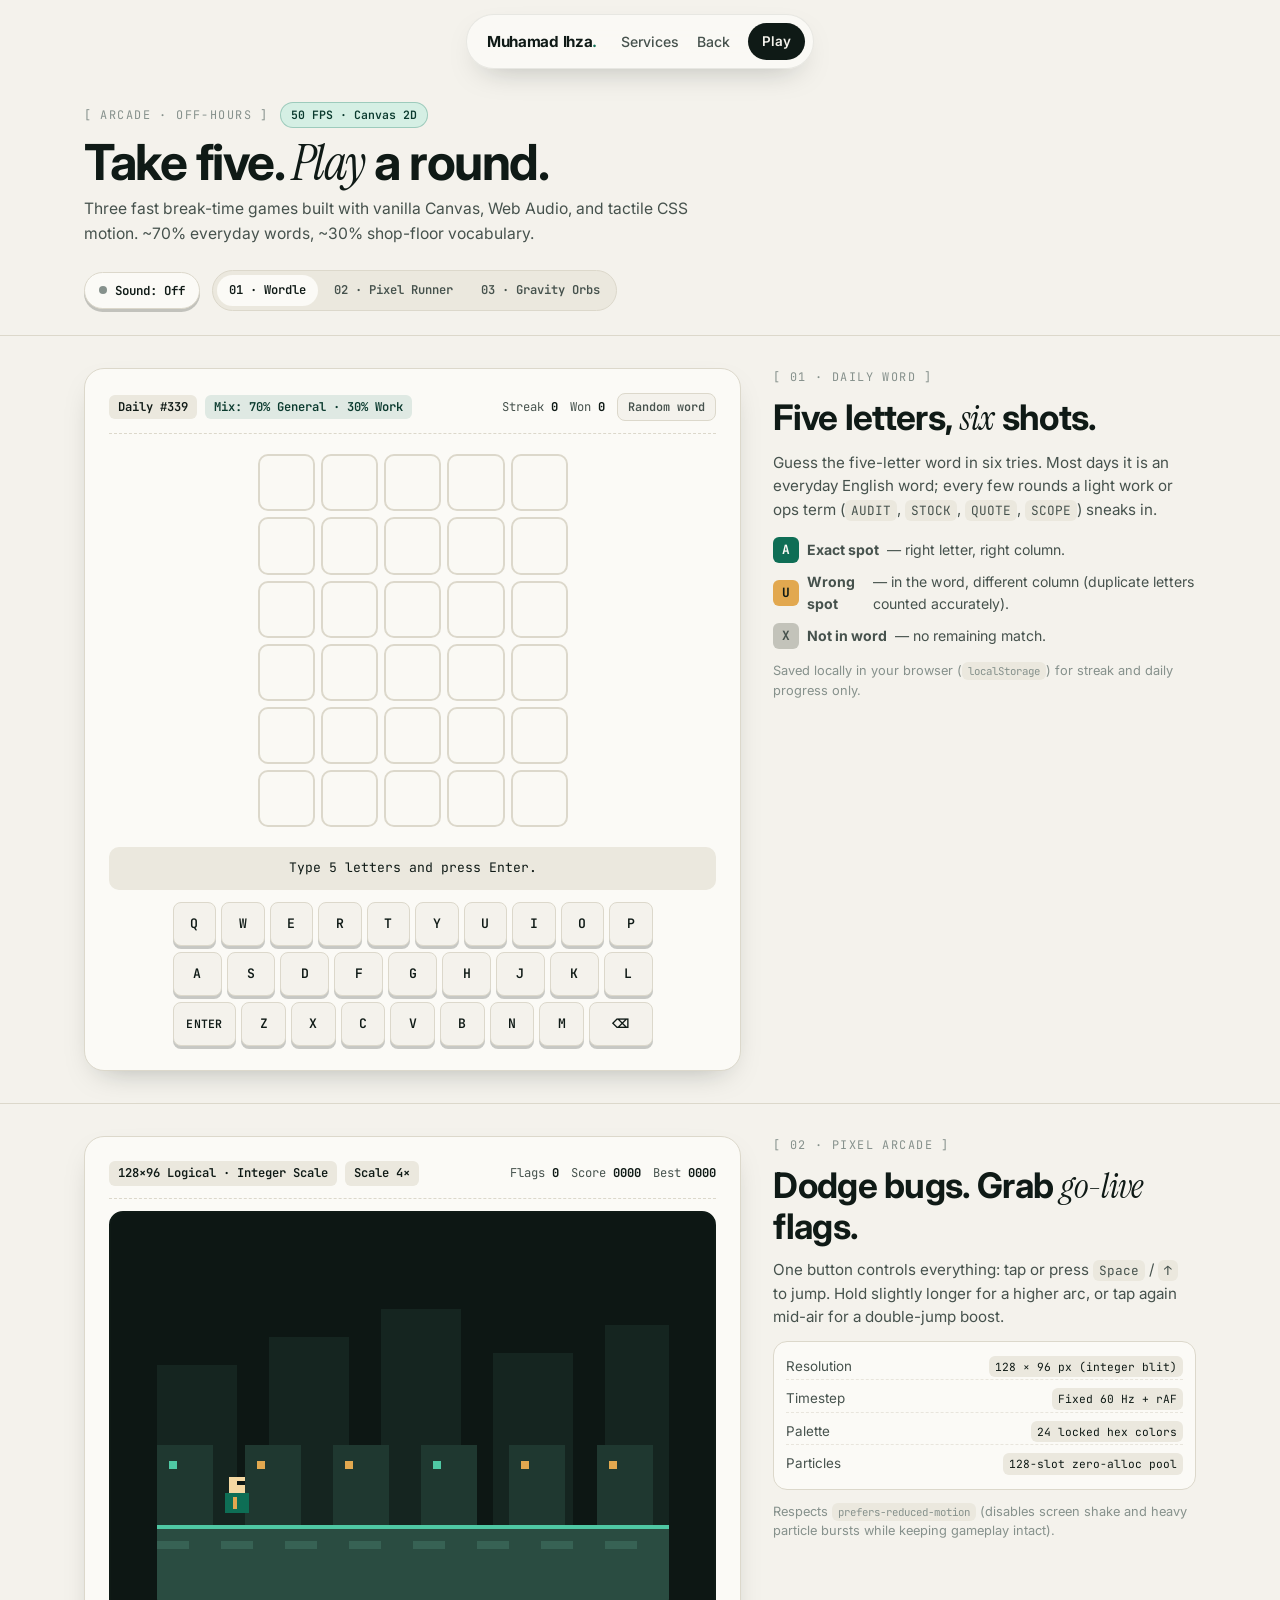
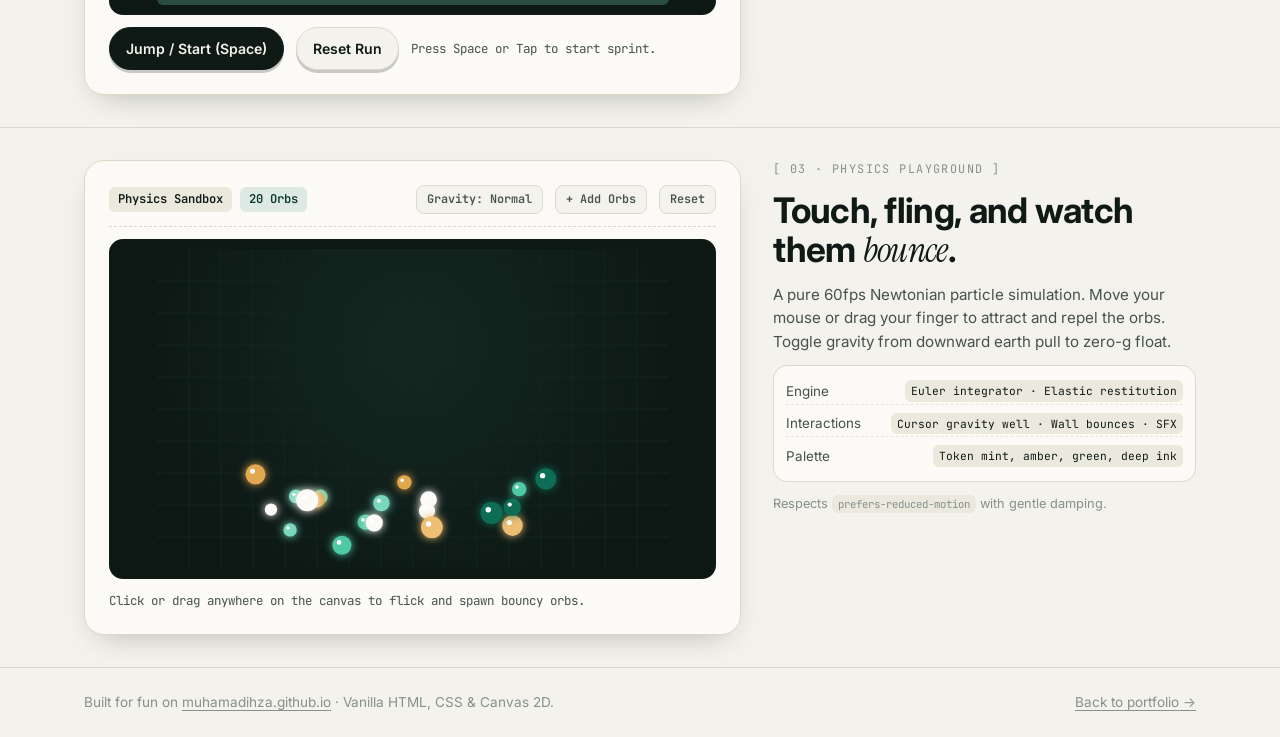
<file: play.html>
<!doctype html>
<html lang="en">
<head>
<meta charset="utf-8">
<meta name="viewport" content="width=device-width,initial-scale=1,viewport-fit=cover">
<title>Play · Mini Arcade — Muhamad Ihza</title>
<meta name="description" content="Break-time games on Muhamad Ihza's portfolio: 5-letter daily word puzzle, 1-button pixel-art sprint runner, and interactive gravity orbs sandbox.">
<meta name="theme-color" content="#f4f2ec">
<link rel="preconnect" href="https://fonts.googleapis.com">
<link rel="preconnect" href="https://fonts.gstatic.com" crossorigin>
<link rel="stylesheet" href="https://fonts.googleapis.com/css2?family=Inter:wght@400;500;600;700;800&family=Instrument+Serif:ital@0;1&family=JetBrains+Mono:wght@400;500;600;700&display=swap">
<link rel="stylesheet" href="play.css">
</head>
<body>

<header class="nav">
  <a class="brand" href="index.html">Muhamad Ihza<span>.</span></a>
  <nav aria-label="Main">
    <a href="index.html#services" class="hide-sm">Services</a>
    <a href="index.html">Back</a>
    <a href="#top" class="nav-cta" aria-current="page">Play</a>
  </nav>
</header>

<main id="top">
  <section class="intro">
    <div class="wrap intro-bar">
      <div class="intro-copy">
        <div class="meta-row">
          <span class="label">Arcade · Off-hours</span>
          <span class="badge-live" id="fps-badge" title="Real-time fixed-step loop monitor">60 FPS · Canvas 2D</span>
        </div>
        <h1>Take five. <em>Play</em> a round.</h1>
        <p class="sub">Three fast break-time games built with vanilla Canvas, Web Audio, and tactile CSS motion. ~70% everyday words, ~30% shop-floor vocabulary.</p>
      </div>
      <div class="intro-controls">
        <button type="button" class="pill-btn" id="sound-toggle" aria-pressed="false" title="Toggle synthesized Web Audio sound effects">
          <span class="dot" aria-hidden="true"></span>
          <span id="sound-label">Sound: Off</span>
        </button>
        <div class="mode-switch" role="tablist" aria-label="Jump to game">
          <a class="chip active" href="#word-section">01 · Wordle</a>
          <a class="chip" href="#runner-section">02 · Pixel Runner</a>
          <a class="chip" href="#orbs-section">03 · Gravity Orbs</a>
        </div>
      </div>
    </div>
  </section>

  <!-- GAME 01: 5-LETTER WORD PUZZLE -->
  <section class="arcade-sec" id="word-section" aria-labelledby="word-title">
    <div class="wrap arcade-grid">
      <div class="cabinet" id="word-cabinet">
        <div class="cab-head">
          <div class="cab-title-group">
            <span class="cab-tag" id="word-mode-badge">Daily #1</span>
            <span class="cab-tag tag-cat" id="word-cat-hint" title="Word bank mix: ~70% general, ~30% work/ERP">Mix: 70% General · 30% Work</span>
          </div>
          <div class="cab-stats" aria-label="Word game statistics">
            <span>Streak <strong id="word-streak">0</strong></span>
            <span>Won <strong id="word-won">0</strong></span>
            <button type="button" class="btn-sm" id="word-random-btn">Random word</button>
            <button type="button" class="btn-sm" id="word-daily-btn" hidden>Back to Daily</button>
          </div>
        </div>

        <div class="board-stage" id="word-stage">
          <canvas class="fx-canvas" id="word-fx-canvas" aria-hidden="true"></canvas>
          <div class="word-board" id="word-board" role="grid" aria-label="5-letter word puzzle board, 6 rows of 5 tiles"></div>
        </div>

        <div class="word-banner" id="word-banner" role="status" aria-live="polite">
          Type 5 letters and press Enter.
        </div>

        <div class="kb" id="word-kb" role="group" aria-label="On-screen keyboard"></div>
      </div>

      <aside class="arcade-side">
        <span class="label">01 · Daily Word</span>
        <h2 id="word-title">Five letters, <em>six</em> shots.</h2>
        <p>Guess the five-letter word in six tries. Most days it is an everyday English word; every few rounds a light work or ops term (<code>AUDIT</code>, <code>STOCK</code>, <code>QUOTE</code>, <code>SCOPE</code>) sneaks in.</p>
        <ul class="legend" aria-label="Tile color guide">
          <li><span class="sw sw-correct">A</span> <strong>Exact spot</strong> — right letter, right column.</li>
          <li><span class="sw sw-present">U</span> <strong>Wrong spot</strong> — in the word, different column (duplicate letters counted accurately).</li>
          <li><span class="sw sw-absent">X</span> <strong>Not in word</strong> — no remaining match.</li>
        </ul>
        <p class="side-note">Saved locally in your browser (<code>localStorage</code>) for streak and daily progress only.</p>
      </aside>
    </div>
  </section>

  <!-- GAME 02: PIXEL ARCADE RUNNER -->
  <section class="arcade-sec" id="runner-section" aria-labelledby="runner-title">
    <div class="wrap arcade-grid">
      <div class="cabinet" id="runner-cabinet">
        <div class="cab-head">
          <div class="cab-title-group">
            <span class="cab-tag">128×96 Logical · Integer Scale</span>
            <span class="cab-tag" id="runner-scale-tag">Scale 4×</span>
          </div>
          <div class="cab-stats" aria-label="Runner scores">
            <span>Flags <strong id="runner-flags">0</strong></span>
            <span>Score <strong id="runner-score">0000</strong></span>
            <span>Best <strong id="runner-best">0000</strong></span>
          </div>
        </div>

        <div class="pixel-viewport" id="runner-viewport">
          <canvas id="runner-canvas" width="512" height="384" tabindex="0" role="application" aria-label="Sprint Runner pixel game. Press Space, Up Arrow, or tap to jump over bugs and collect Go-Live flags."></canvas>
        </div>

        <div class="runner-bar">
          <button type="button" class="btn primary" id="runner-action-btn">Jump / Start (Space)</button>
          <button type="button" class="btn" id="runner-restart-btn">Reset Run</button>
          <span class="runner-status" id="runner-status" aria-live="polite">Press Space or Tap canvas to launch sprint.</span>
        </div>
      </div>

      <aside class="arcade-side">
        <span class="label">02 · Pixel Arcade</span>
        <h2 id="runner-title">Dodge bugs. Grab <em>go-live</em> flags.</h2>
        <p>One button controls everything: tap or press <code>Space</code> / <code>↑</code> to jump. Hold slightly longer for a higher arc, or tap again mid-air for a double-jump boost.</p>
        <div class="spec-box">
          <div class="spec-row"><span>Resolution</span><code>128 × 96 px (integer blit)</code></div>
          <div class="spec-row"><span>Timestep</span><code>Fixed 60 Hz + rAF</code></div>
          <div class="spec-row"><span>Palette</span><code>24 locked hex colors</code></div>
          <div class="spec-row"><span>Particles</span><code>128-slot zero-alloc pool</code></div>
        </div>
        <p class="side-note">Respects <code>prefers-reduced-motion</code> (disables screen shake and heavy particle bursts while keeping gameplay intact).</p>
      </aside>
    </div>
  </section>

  <!-- GAME 03: GRAVITY ORBS -->
  <section class="arcade-sec" id="orbs-section" aria-labelledby="orbs-title">
    <div class="wrap arcade-grid">
      <div class="cabinet" id="orbs-cabinet">
        <div class="cab-head">
          <div class="cab-title-group">
            <span class="cab-tag">Physics Sandbox</span>
            <span class="cab-tag tag-cat" id="orbs-count-badge">24 Orbs</span>
          </div>
          <div class="cab-stats" aria-label="Orbs controls">
            <button type="button" class="btn-sm" id="orbs-gravity-btn">Gravity: Normal</button>
            <button type="button" class="btn-sm" id="orbs-spawn-btn">+ Add Orbs</button>
            <button type="button" class="btn-sm" id="orbs-clear-btn">Reset</button>
          </div>
        </div>

        <div class="pixel-viewport orbs-viewport" id="orbs-viewport">
          <canvas id="orbs-canvas" width="512" height="320" tabindex="0" role="application" aria-label="Gravity Orbs physics playground. Click or tap to launch bouncing orbs with interactive gravity."></canvas>
        </div>

        <div class="runner-bar">
          <span class="runner-status" id="orbs-status" aria-live="polite">Click or drag anywhere on the canvas to flick and spawn bouncy orbs.</span>
        </div>
      </div>

      <aside class="arcade-side">
        <span class="label">03 · Physics Playground</span>
        <h2 id="orbs-title">Touch, fling, and watch them <em>bounce</em>.</h2>
        <p>A pure 60fps Newtonian particle simulation. Move your mouse or drag your finger to attract and repel the orbs. Toggle gravity from downward earth pull to zero-g float.</p>
        <div class="spec-box">
          <div class="spec-row"><span>Engine</span><code>Euler integrator · Elastic restitution</code></div>
          <div class="spec-row"><span>Interactions</span><code>Cursor gravity well · Wall bounces · SFX</code></div>
          <div class="spec-row"><span>Palette</span><code>Token mint, amber, green, deep ink</code></div>
        </div>
        <p class="side-note">Respects <code>prefers-reduced-motion</code> with gentle damping.</p>
      </aside>
    </div>
  </section>
</main>

<footer>
  <div class="wrap footer-row">
    <span>Built for fun on <a href="index.html">muhamadihza.github.io</a> · Vanilla HTML, CSS &amp; Canvas 2D.</span>
    <a href="index.html#contact">Back to portfolio →</a>
  </div>
</footer>

<script src="play-audio.js"></script>
<script src="play-wordle.js"></script>
<script src="play-runner.js"></script>
<script src="play-orbs.js"></script>
<script src="play.js"></script>
</body>
</html>
</file>
<file: play.css>
/* play.css — Arcade v2 foundation styles for play.html.
   Design tokens copied from index.html :root and extended with tactile arcade surface tokens. */
:root{
  --bg:#f4f2ec; --bg2:#ebe8de; --card:#fbfaf6; --ink:#0f1a16; --ink2:#46524d; --ink3:#86918c; --line:#dcd8cb;
  --green:#0e6e55; --deep:#0a3a2e; --mint:#4fc8a4; --amber:#e2a84f;
  --font:"Inter",system-ui,-apple-system,"Segoe UI",sans-serif;
  --serif:"Instrument Serif","Times New Roman",serif;
  --mono:"JetBrains Mono",ui-monospace,Menlo,Consolas,monospace;
  --s1:4px; --s2:8px; --s3:12px; --s4:16px; --s5:24px; --s6:32px;
  --r-input:10px; --r-card:20px; --r-pill:999px;
  --ease:cubic-bezier(.2,.7,.2,1);
  --ease-spring:cubic-bezier(.22,1.35,.36,1);
  --shadow-card:0 12px 32px -16px color-mix(in srgb,var(--ink) 35%,transparent);
  --shadow-key:0 3px 0 color-mix(in srgb,var(--ink) 22%,transparent);
  --mint-soft:color-mix(in srgb,var(--mint) 22%,var(--card));
  --amber-soft:color-mix(in srgb,var(--amber) 24%,var(--card));
  --green-soft:color-mix(in srgb,var(--green) 12%,var(--card));
  --absent-bg:color-mix(in srgb,var(--ink) 18%,var(--bg2));
  --absent-ink:var(--ink2);
  --tile-empty:color-mix(in srgb,var(--card) 92%,var(--bg2));
  --cab-dark:#0d1714;
}
*{box-sizing:border-box}
html{scroll-behavior:smooth;scroll-padding-top:84px;-webkit-text-size-adjust:100%}
html,body{overflow-x:clip}
body{margin:0;background:var(--bg);color:var(--ink);font-family:var(--font);font-size:16px;line-height:1.55;-webkit-font-smoothing:antialiased}
h1,h2,h3,p,ol,ul{margin:0;padding:0}
ol,ul{list-style:none}
a{color:inherit}
button{font:inherit;color:inherit;cursor:pointer}
[hidden]{display:none!important}
:focus-visible{outline:2px solid var(--green);outline-offset:3px;border-radius:6px}
em{font-family:var(--serif);font-style:italic;font-weight:400}
code{font-family:var(--mono);font-size:.84em;background:var(--bg2);padding:2px 6px;border-radius:6px}
.wrap{max-width:1160px;margin:0 auto;padding-inline:var(--s5)}
.label{font-family:var(--mono);font-size:.74rem;letter-spacing:.12em;text-transform:uppercase;color:var(--ink3);display:inline-flex;gap:var(--s2)}
.label::before{content:"["}.label::after{content:"]"}
.mono{font-family:var(--mono)}

/* nav pill (matches index.html) */
.nav{position:fixed;top:14px;left:50%;transform:translateX(-50%);z-index:30;display:flex;align-items:center;gap:24px;padding:var(--s2) var(--s2) var(--s2) 20px;border-radius:var(--r-pill);
  background:color-mix(in srgb,var(--card) 88%,transparent);backdrop-filter:saturate(180%) blur(14px);-webkit-backdrop-filter:saturate(180%) blur(14px);
  border:1px solid color-mix(in srgb,var(--ink) 8%,transparent);box-shadow:var(--shadow-card);max-width:calc(100vw - 24px)}
.brand{font-weight:700;text-decoration:none;font-size:.95rem;letter-spacing:-.02em;white-space:nowrap}
.brand span{color:var(--green)}
.nav nav{display:flex;align-items:center;gap:18px}
.nav nav a{text-decoration:none;color:var(--ink2);font-size:.88rem;font-weight:500;white-space:nowrap}
.nav nav a:hover{color:var(--ink)}
.nav .nav-cta{background:var(--ink);color:var(--bg);padding:8px 14px;border-radius:var(--r-pill);font-weight:600;font-size:.84rem}
.nav .nav-cta:hover{background:var(--green);color:var(--card)}

/* Intro header */
.intro{padding-top:102px;padding-bottom:var(--s5);border-bottom:1px solid var(--line)}
.intro-bar{display:flex;flex-wrap:wrap;align-items:flex-end;justify-content:space-between;gap:var(--s5)}
.intro-copy{max-width:640px}
.meta-row{display:flex;flex-wrap:wrap;align-items:center;gap:var(--s3);margin-bottom:var(--s2)}
.badge-live{font-family:var(--mono);font-size:.72rem;font-weight:600;color:var(--deep);background:var(--mint-soft);border:1px solid color-mix(in srgb,var(--green) 28%,transparent);padding:3px 10px;border-radius:var(--r-pill)}
.intro h1{font-size:clamp(2rem,4.2vw,3.1rem);line-height:1.06;letter-spacing:-.03em;margin-bottom:var(--s2)}
.intro .sub{color:var(--ink2);font-size:.98rem}
.intro-controls{display:flex;flex-wrap:wrap;align-items:center;gap:var(--s3)}

.pill-btn{display:inline-flex;align-items:center;gap:var(--s2);padding:8px 14px;border-radius:var(--r-pill);border:1px solid var(--line);background:var(--card);font-family:var(--mono);font-size:.78rem;font-weight:600;box-shadow:var(--shadow-key);transition:transform .12s var(--ease),background .15s var(--ease)}
.pill-btn:active{transform:translateY(2px)}
.pill-btn .dot{width:8px;height:8px;border-radius:50%;background:var(--ink3);transition:background .15s var(--ease),box-shadow .15s var(--ease)}
.pill-btn[aria-pressed="true"]{border-color:var(--green);background:var(--mint-soft);color:var(--deep)}
.pill-btn[aria-pressed="true"] .dot{background:var(--green);box-shadow:0 0 0 3px color-mix(in srgb,var(--mint) 45%,transparent)}

.mode-switch{display:inline-flex;background:var(--bg2);padding:4px;border-radius:var(--r-pill);border:1px solid var(--line);gap:4px}
.chip{text-decoration:none;font-family:var(--mono);font-size:.76rem;font-weight:600;padding:6px 12px;border-radius:var(--r-pill);color:var(--ink2);transition:background .15s var(--ease),color .15s var(--ease)}
.chip:hover,.chip.active{background:var(--card);color:var(--ink)}

/* Arcade section layout */
.arcade-sec{padding-block:var(--s6);border-bottom:1px solid var(--line)}
.arcade-grid{display:grid;grid-template-columns:1fr;gap:var(--s5);align-items:start}
@media(min-width:920px){
  .arcade-grid{grid-template-columns:minmax(0,7fr) minmax(280px,4.5fr);gap:var(--s6)}
}

.cabinet{background:var(--card);border:1px solid var(--line);border-radius:var(--r-card);padding:var(--s4);box-shadow:var(--shadow-card);position:relative;overflow:hidden}
@media(min-width:600px){
  .cabinet{padding:var(--s5)}
}
.cab-head{display:flex;flex-wrap:wrap;align-items:center;justify-content:space-between;gap:var(--s2);padding-bottom:var(--s3);margin-bottom:var(--s3);border-bottom:1px dashed var(--line);font-family:var(--mono);font-size:.76rem;color:var(--ink2)}
.cab-title-group{display:flex;flex-wrap:wrap;align-items:center;gap:var(--s2)}
.cab-tag{background:var(--bg2);color:var(--ink);padding:3px 9px;border-radius:6px;font-weight:600}
.cab-tag.tag-cat{background:var(--green-soft);color:var(--deep)}
.cab-stats{display:flex;flex-wrap:wrap;align-items:center;gap:var(--s3)}
.cab-stats strong{color:var(--ink);font-weight:700}

.btn-sm{padding:4px 10px;border-radius:8px;border:1px solid var(--line);background:var(--bg);font-family:var(--mono);font-size:.74rem;font-weight:600;transition:background .15s var(--ease),transform .1s var(--ease)}
.btn-sm:hover{background:var(--mint-soft);border-color:var(--green)}
.btn-sm:active{transform:translateY(1px)}

/* Wordle Board & Motion */
.board-stage{position:relative;display:flex;justify-content:center;align-items:center;padding-block:var(--s2)}
.fx-canvas{position:absolute;inset:0;width:100%;height:100%;pointer-events:none;z-index:5}
.word-board{display:grid;grid-template-rows:repeat(6,1fr);gap:6px;width:min(100%,310px);perspective:900px;z-index:2}
.word-row{display:grid;grid-template-columns:repeat(5,1fr);gap:6px}
.word-tile{aspect-ratio:1/1;border:2px solid var(--line);border-radius:10px;background:var(--tile-empty);display:flex;align-items:center;justify-content:center;font-family:var(--mono);font-size:clamp(1.2rem,4vw,1.55rem);font-weight:700;text-transform:uppercase;color:var(--ink);user-select:none;transform-style:preserve-3d;backface-visibility: visible;transition:border-color .12s var(--ease),background-color .12s var(--ease),color .12s var(--ease)}
.word-tile[data-filled="true"]{border-color:var(--ink2);background:var(--card)}

/* Tile Pop when typing */
@keyframes tilePop{
  0%{transform:scale(1)}
  45%{transform:scale(1.14)}
  100%{transform:scale(1)}
}
.word-tile.pop{animation:tilePop 130ms var(--ease-spring)}

/* 3D Flip on submit */
@keyframes tileFlipIn{
  0%{transform:rotateX(0deg)}
  49%{transform:rotateX(90deg)}
  51%{transform:rotateX(-90deg)}
  100%{transform:rotateX(0deg)}
}
.word-tile.flip{animation:tileFlipIn 460ms var(--ease) forwards}

/* Row Shake on invalid guess */
@keyframes rowShake{
  0%,100%{transform:translateX(0)}
  15%,55%{transform:translateX(-7px)}
  35%,75%{transform:translateX(7px)}
  90%{transform:translateX(-3px)}
}
.word-row.shake{animation:rowShake 380ms var(--ease)}

/* Wave bounce on win */
@keyframes tileBounce{
  0%,100%{transform:translateY(0) scale(1)}
  35%{transform:translateY(-14px) scale(1.06)}
  65%{transform:translateY(3px) scale(.98)}
}
.word-tile.win-bounce{animation:tileBounce 560ms var(--ease-spring)}

/* Tile evaluation states */
.word-tile[data-state="correct"]{background:var(--green);border-color:var(--green);color:var(--card)}
.word-tile[data-state="present"]{background:var(--amber);border-color:var(--amber);color:var(--ink)}
.word-tile[data-state="absent"]{background:var(--absent-bg);border-color:var(--absent-bg);color:var(--absent-ink)}

/* Word status banner */
.word-banner{margin-block:var(--s3);padding:10px 14px;border-radius:var(--r-input);background:var(--bg2);font-family:var(--mono);font-size:.82rem;text-align:center;color:var(--ink);min-height:42px;display:flex;align-items:center;justify-content:center;border:1px solid transparent;transition:background .2s var(--ease),border-color .2s var(--ease)}
.word-banner[data-tone="warn"]{background:var(--amber-soft);border-color:var(--amber);color:var(--ink)}
.word-banner[data-tone="win"]{background:var(--mint-soft);border-color:var(--green);color:var(--deep);font-weight:600}
.word-banner[data-tone="lose"]{background:var(--bg2);border-color:var(--ink2);color:var(--ink)}

/* On-screen keyboard */
.kb{display:flex;flex-direction:column;gap:6px;width:100%;max-width:480px;margin-inline:auto;touch-action:manipulation}
.kb-row{display:flex;justify-content:center;gap:5px;width:100%}
.kb-key{flex:1;min-width:0;height:44px;padding:0 4px;border-radius:8px;border:1px solid var(--line);background:var(--bg);color:var(--ink);font-family:var(--mono);font-size:.82rem;font-weight:600;text-transform:uppercase;display:inline-flex;align-items:center;justify-content:center;box-shadow:var(--shadow-key);user-select:none;transition:transform .08s var(--ease),background-color .18s var(--ease),color .18s var(--ease),border-color .18s var(--ease)}
.kb-key.kb-wide{flex:1.55;font-size:.72rem;letter-spacing:.02em}
.kb-key:active,.kb-key.pressed{transform:translateY(2px)}
.kb-key[data-state="correct"]{background:var(--green);border-color:var(--green);color:var(--card)}
.kb-key[data-state="present"]{background:var(--amber);border-color:var(--amber);color:var(--ink)}
.kb-key[data-state="absent"]{background:var(--absent-bg);border-color:var(--absent-bg);color:var(--ink3);opacity:.78}

/* Pixel Runner Viewport */
.pixel-viewport{background:var(--cab-dark);border-radius:14px;border:2px solid var(--ink);padding:var(--s2);display:flex;justify-content:center;align-items:center;overflow:hidden;position:relative;min-height:220px}
#runner-canvas,#orbs-canvas{display:block;border-radius:6px;max-width:100%;height:auto}
#runner-canvas{image-rendering:pixelated;image-rendering:crisp-edges;cursor:pointer;touch-action:manipulation}
#orbs-canvas{cursor:crosshair;touch-action:none;background:radial-gradient(circle at 50% 30%, #142822 0%, #0d1714 85%)}
#runner-canvas:focus-visible,#orbs-canvas:focus-visible{outline:2px solid var(--mint);outline-offset:2px}

.runner-bar{display:flex;flex-wrap:wrap;align-items:center;gap:var(--s3);margin-top:var(--s3)}
.btn{display:inline-flex;align-items:center;justify-content:center;gap:var(--s2);padding:10px 16px;border-radius:var(--r-pill);border:1px solid var(--line);background:var(--bg);color:var(--ink);font-weight:600;font-size:.88rem;text-decoration:none;box-shadow:var(--shadow-key);transition:transform .1s var(--ease),background .15s var(--ease)}
.btn:hover{border-color:var(--ink2)}
.btn:active{transform:translateY(2px)}
.btn.primary{background:var(--ink);color:var(--bg);border-color:var(--ink)}
.btn.primary:hover{background:var(--green);border-color:var(--green);color:var(--card)}
.runner-status{font-family:var(--mono);font-size:.78rem;color:var(--ink2);flex:1;min-width:180px}

/* Side column copy */
.arcade-side{display:flex;flex-direction:column;gap:var(--s3)}
.arcade-side h2{font-size:clamp(1.6rem,3vw,2.2rem);line-height:1.12;letter-spacing:-.02em}
.arcade-side p{color:var(--ink2);font-size:.95rem}
.legend{display:flex;flex-direction:column;gap:var(--s2);margin-top:var(--s1);font-size:.88rem;color:var(--ink2)}
.legend li{display:flex;align-items:center;gap:var(--s2)}
.sw{width:26px;height:26px;border-radius:6px;display:inline-flex;align-items:center;justify-content:center;font-family:var(--mono);font-weight:700;font-size:.8rem;flex-shrink:0}
.sw-correct{background:var(--green);color:var(--card)}
.sw-present{background:var(--amber);color:var(--ink)}
.sw-absent{background:var(--absent-bg);color:var(--absent-ink)}

.spec-box{background:var(--card);border:1px solid var(--line);border-radius:14px;padding:var(--s3);display:flex;flex-direction:column;gap:6px;font-size:.84rem}
.spec-row{display:flex;justify-content:space-between;align-items:center;gap:var(--s2);padding-block:2px;border-bottom:1px dashed color-mix(in srgb,var(--line) 60%,transparent)}
.spec-row:last-child{border-bottom:0}
.spec-row span{color:var(--ink2)}
.side-note{font-size:.8rem !important;color:var(--ink3) !important}

footer{padding-block:var(--s5);color:var(--ink3);font-size:.85rem}
.footer-row{display:flex;flex-wrap:wrap;justify-content:space-between;gap:var(--s3)}
.footer-row a{text-decoration:underline;text-underline-offset:3px}

@media(max-width:520px){
  .hide-sm{display:none}
  .wrap{padding-inline:var(--s3)}
  .cabinet{padding:var(--s3)}
  .kb-key{height:40px;font-size:.76rem;padding:0 2px}
  .kb-row{gap:3px}
}

/* Reduced motion: replace 3D flips, shakes, and bounces with clean opacity fades */
@media(prefers-reduced-motion:reduce){
  html{scroll-behavior:auto}
  .word-tile.pop,.word-row.shake,.word-tile.win-bounce{animation:none !important}
  .word-tile.flip{animation:tileFadeReduced 180ms linear forwards !important}
}
@keyframes tileFadeReduced{
  0%{opacity:.4}
  100%{opacity:1}
}
</file>
